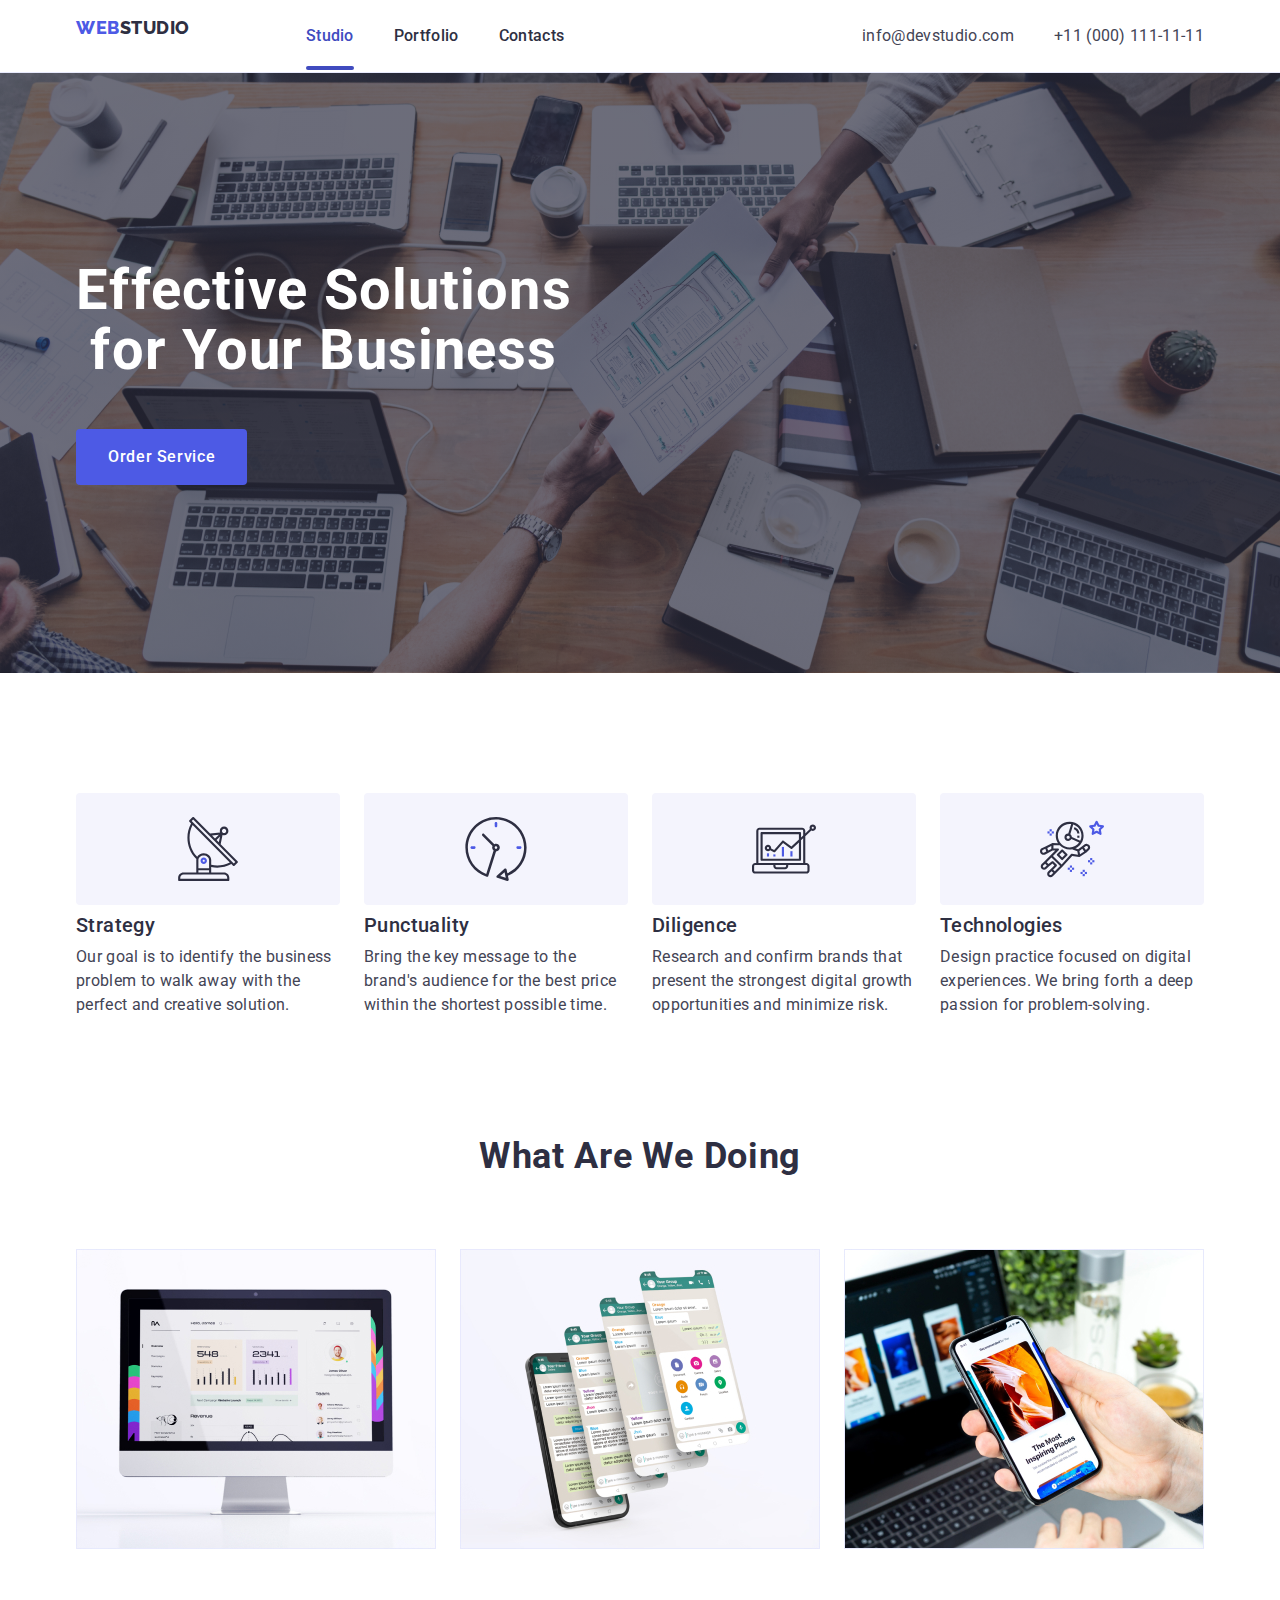
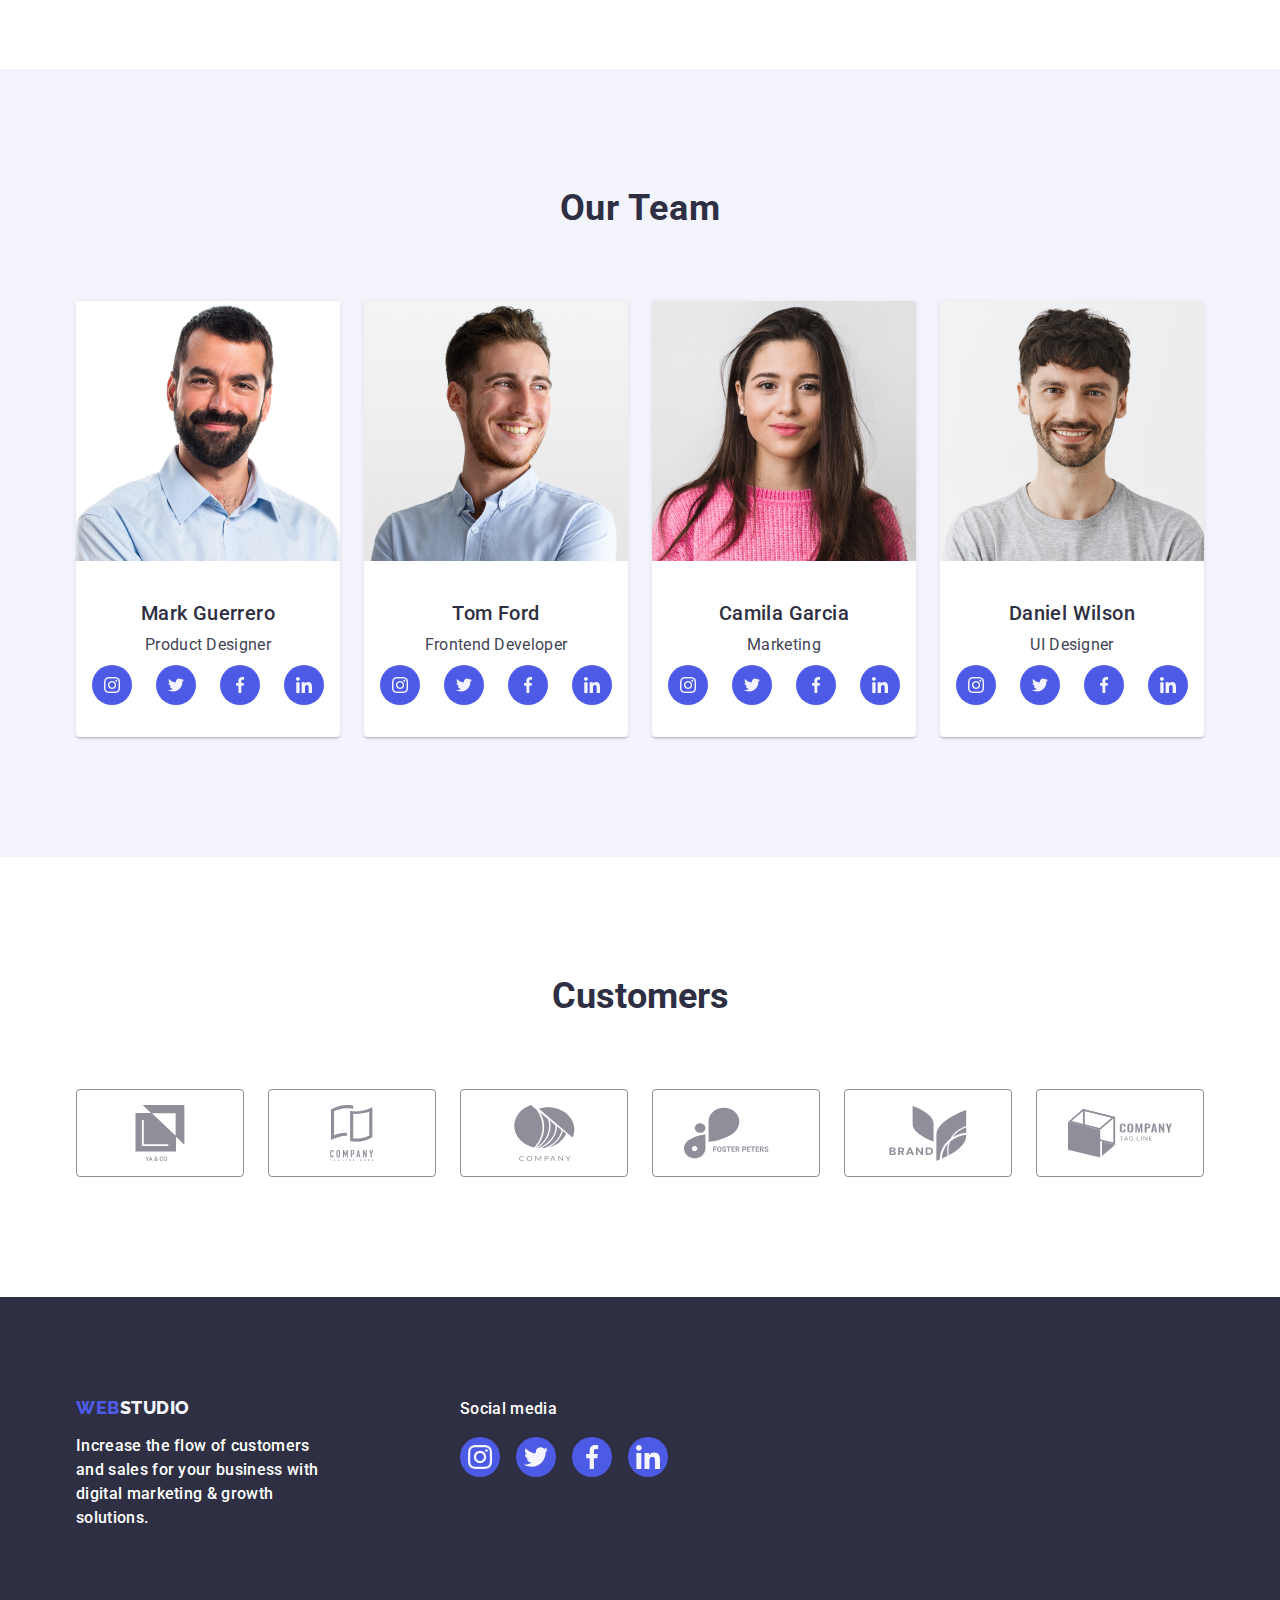
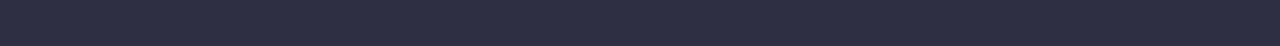
<file: index.html>
<!DOCTYPE html>
<html lang="en">
  <head>
    <meta charset="UTF-8" />
    <meta http-equiv="X-UA-Compatible" content="IE=edge" />
    <meta name="viewport" content="width=device-width, initial-scale=1.0" />
    <title>Document</title>
    <link rel="preconnect" href="https://fonts.googleapis.com" />
    <link rel="preconnect" href="https://fonts.gstatic.com" crossorigin />
    <link
      href="https://fonts.googleapis.com/css2?family=Raleway:wght@800&family=Roboto:wght@400;500;700&display=swap"
      rel="stylesheet"
    />
    <link
      href="https://cdnjs.cloudflare.com/ajax/libs/modern-normalize/1.0.0/modern-normalize.min.css"
      rel="stylesheet"
    />
    <link rel="stylesheet" href="./css/styles.css" />
  </head>
  <body class="main-body">
    <!-- HEADER -->
    <header class="main-header">
      <div class="header-container container">
        <nav class="navigation">
          <a class="logotype link" href="./index.html"
            >Web<span class="logo-part">Studio</span></a
          >
          <ul class="menu list">
            <li class="menu-item">
              <a class="menu-link link menu-link-js" href="./index.html"
                >Studio</a
              >
            </li>
            <li class="menu-item">
              <a class="menu-link link" href="./portfolio.html">Portfolio</a>
            </li>
            <li class="menu-item">
              <a class="menu-link link" href="">Contacts</a>
            </li>
          </ul>
        </nav>
        <address class="main-address">
          <ul class="list">
            <li class="menu-item">
              <a
                class="header-link link header-link-js"
                href="mailto:info@devstudio.com"
                >info@devstudio.com</a
              >
            </li>
            <li class="menu-item">
              <a
                class="header-link link header-link-js"
                href="tel:+110001111111"
                >+11 (000) 111-11-11</a
              >
            </li>
          </ul>
        </address>
      </div>
    </header>
    <main>
      <!-- MAIN SECTION 1 -->
      <section class="sec-main">
        <div class="container">
          
            <h1 class="main-page-hero">
              Effective Solutions for Your Business
            </h1>
            <button data-modal-open class="modal-btn" type="button">Order Service</button>
          
        </div>
      </section>
      <!-- MAIN SECTION 2 -->
      <section class="second-sec-main">
        <div class="container">
          <h2 class="strengths" hidden>Our Advantages</h2>
          <ul class="list-sec-second">
            <li class="list-item-sec-second">
              <div class="svg-pic">
                <svg class="svg-pic-atr" width="64" height="64">
                  <use href="./images/symbol-defs.svg#icon-antenna-1"></use>
                </svg>
              </div>
              <h3 class="small-tittle">Strategy</h3>
              <p class="small-tittle-text">
                Our goal is to identify the business problem to walk away with
                the perfect and creative solution.
              </p>
            </li>
            <li class="list-item-sec-second">
              <div class="svg-pic">
                <svg class="svg-pic-atr" width="64" height="64">
                  <use href="./images/symbol-defs.svg#icon-clock-1"></use>
                </svg>
              </div>
              <h3 class="small-tittle">Punctuality</h3>
              <p class="small-tittle-text">
                Bring the key message to the brand's audience for the best price
                within the shortest possible time.
              </p>
            </li>
            <li class="list-item-sec-second">
              <div class="svg-pic">
                <svg class="svg-pic-atr" width="64" height="64">
                  <use href="./images/symbol-defs.svg#icon-diagram-1"></use>
                </svg>
              </div>
              <h3 class="small-tittle">Diligence</h3>
              <p class="small-tittle-text">
                Research and confirm brands that present the strongest digital
                growth opportunities and minimize risk.
              </p>
            </li>
            <li class="list-item-sec-second">
              <div class="svg-pic">
                <svg class="svg-pic-atr" width="64" height="64">
                  <use href="./images/symbol-defs.svg#icon-astronaut-1"></use>
                </svg>
              </div>
              <h3 class="small-tittle">Technologies</h3>
              <p class="small-tittle-text">
                Design practice focused on digital experiences. We bring forth a
                deep passion for problem-solving.
              </p>
            </li>
          </ul>
        </div>
      </section>
      <!-- MAIN SECTION 3 -->
      <section class="third-sec-main">
        <div class="container">
          <h2 class="section-tittle">What are we doing</h2>
          <ul class="list-sec-third">
            <li class="section-pic">
              <img src="./images/img1.jpg" alt="monitor-photo" width="360" />
            </li>
            <li class="section-pic">
              <img src="./images/img2.jpg" alt="phone-photo" width="360" />
            </li>
            <li class="section-pic">
              <img src="./images/img3.jpg" alt="screen-photo" width="360" />
            </li>
          </ul>
        </div>
      </section>
      <!-- MAIN SECTION 4 -->
      <section class="team-sec">
        <div class="container">
          <h2 class="team-tittle">Our Team</h2>
          <ul class="list-last-sec">
            <li class="list-item-last-sec">
              <img
                src="./images/mark_guerrero.jpg"
                alt="mark-photo"
                width="264"
              />
              <div class="team-container">
                <h3 class="small-tittle-team">Mark Guerrero</h3>
                <p class="team-description">Product Designer</p>
                <ul class="social-list">
                  <li class="social-list-item">
                    <a href="" class="social-list-link">
                      <svg class="social-list-icon" width="16" height="16">
                        <use
                          href="./images/symbol-defs1.svg#icon-instagram2"
                        ></use>
                      </svg>
                    </a>
                  </li>
                  <li class="social-list-item">
                    <a href="" class="social-list-link">
                      <svg class="social-list-icon" width="16" height="16">
                        <use
                          href="./images/symbol-defs1.svg#icon-twitter1"
                        ></use>
                      </svg>
                    </a>
                  </li>
                  <li class="social-list-item">
                    <a href="" class="social-list-link">
                      <svg class="social-list-icon" width="16" height="16">
                        <use
                          href="./images/symbol-defs1.svg#icon-facebook1"
                        ></use>
                      </svg>
                    </a>
                  </li>
                  <li class="social-list-item">
                    <a href="" class="social-list-link">
                      <svg class="social-list-icon" width="16" height="16">
                        <use
                          href="./images/symbol-defs1.svg#icon-linkedin1"
                        ></use>
                      </svg>
                    </a>
                  </li>
                </ul>
              </div>
            </li>
            <li class="list-item-last-sec">
              <img src="./images/tom_ford.jpg" alt="tom-photo" width="264" />
              <div class="team-container">
                <h3 class="small-tittle-team">Tom Ford</h3>
                <p class="team-description">Frontend Developer</p>
                <ul class="social-list">
                  <li class="social-list-item">
                    <a href="" class="social-list-link">
                      <svg class="social-list-icon" width="16" height="16">
                        <use
                          href="./images/symbol-defs1.svg#icon-instagram2"
                        ></use>
                      </svg>
                    </a>
                  </li>
                  <li class="social-list-item">
                    <a href="" class="social-list-link">
                      <svg class="social-list-icon" width="16" height="16">
                        <use
                          href="./images/symbol-defs1.svg#icon-twitter1"
                        ></use>
                      </svg>
                    </a>
                  </li>
                  <li class="social-list-item">
                    <a href="" class="social-list-link">
                      <svg class="social-list-icon" width="16" height="16">
                        <use
                          href="./images/symbol-defs1.svg#icon-facebook1"
                        ></use>
                      </svg>
                    </a>
                  </li>
                  <li class="social-list-item">
                    <a href="" class="social-list-link">
                      <svg class="social-list-icon" width="16" height="16">
                        <use
                          href="./images/symbol-defs1.svg#icon-linkedin1"
                        ></use>
                      </svg>
                    </a>
                  </li>
                </ul>
              </div>
            </li>
            <li class="list-item-last-sec">
              <img
                src="./images/camila_garcia.jpg"
                alt="camila-photo"
                width="264"
              />
              <div class="team-container">
                <h3 class="small-tittle-team">Camila Garcia</h3>
                <p class="team-description">Marketing</p>
                <ul class="social-list">
                  <li class="social-list-item">
                    <a href="" class="social-list-link">
                      <svg class="social-list-icon" width="16" height="16">
                        <use
                          href="./images/symbol-defs1.svg#icon-instagram2"
                        ></use>
                      </svg>
                    </a>
                  </li>
                  <li class="social-list-item">
                    <a href="" class="social-list-link">
                      <svg class="social-list-icon" width="16" height="16">
                        <use
                          href="./images/symbol-defs1.svg#icon-twitter1"
                        ></use>
                      </svg>
                    </a>
                  </li>
                  <li class="social-list-item">
                    <a href="" class="social-list-link">
                      <svg class="social-list-icon" width="16" height="16">
                        <use
                          href="./images/symbol-defs1.svg#icon-facebook1"
                        ></use>
                      </svg>
                    </a>
                  </li>
                  <li class="social-list-item">
                    <a href="" class="social-list-link">
                      <svg class="social-list-icon" width="16" height="16">
                        <use
                          href="./images/symbol-defs1.svg#icon-linkedin1"
                        ></use>
                      </svg>
                    </a>
                  </li>
                </ul>
              </div>
            </li>
            <li class="list-item-last-sec">
              <img
                src="./images/daniel_wilson.jpg"
                alt="daniel-photo"
                width="264"
              />
              <div class="team-container">
                <h3 class="small-tittle-team">Daniel Wilson</h3>
                <p class="team-description">UI Designer</p>
                <ul class="social-list">
                  <li class="social-list-item">
                    <a href="" class="social-list-link">
                      <svg class="social-list-icon" width="16" height="16">
                        <use
                          href="./images/symbol-defs1.svg#icon-instagram2"
                        ></use>
                      </svg>
                    </a>
                  </li>
                  <li class="social-list-item">
                    <a href="" class="social-list-link">
                      <svg class="social-list-icon" width="16" height="16">
                        <use
                          href="./images/symbol-defs1.svg#icon-twitter1"
                        ></use>
                      </svg>
                    </a>
                  </li>
                  <li class="social-list-item">
                    <a href="" class="social-list-link">
                      <svg class="social-list-icon" width="16" height="16">
                        <use
                          href="./images/symbol-defs1.svg#icon-facebook1"
                        ></use>
                      </svg>
                    </a>
                  </li>
                  <li class="social-list-item">
                    <a href="" class="social-list-link">
                      <svg class="social-list-icon" width="16" height="16">
                        <use
                          href="./images/symbol-defs1.svg#icon-linkedin1"
                        ></use>
                      </svg>
                    </a>
                  </li>
                </ul>
              </div>
            </li>
          </ul>
        </div>
      </section>
      <!-- Main Section 5 -->
      <section class="sec-customer">
        <div class="container">
          <h2 class="sec-customer-tittle">Customers</h2>
          <ul class="customer-list">
            <li class="customer-list-item">
              <a href="" class="customer-link">
                <svg class="customer-pic" width="104" height="56">
                  <use href="./images/symbol-defs2.svg#icon-group1"></use>
                </svg>
              </a>
            </li>
            <li class="customer-list-item">
              <a href="" class="customer-link">
                <svg class="customer-pic" width="104" height="56">
                  <use href="./images/symbol-defs2.svg#icon-group2"></use>
                </svg>
              </a>
            </li>
            <li class="customer-list-item">
              <a href="" class="customer-link">
                <svg class="customer-pic" width="104" height="56">
                  <use href="./images/symbol-defs2.svg#icon-group3"></use>
                </svg>
              </a>
            </li>
            <li class="customer-list-item">
              <a href="" class="customer-link">
                <svg class="customer-pic" width="104" height="56">
                  <use href="./images/symbol-defs2.svg#icon-group4"></use>
                </svg>
              </a>
            </li>
            <li class="customer-list-item">
              <a href="" class="customer-link">
                <svg class="customer-pic" width="104" height="56">
                  <use href="./images/symbol-defs2.svg#icon-group5"></use>
                </svg>
              </a>
            </li>
            <li class="customer-list-item">
              <a href="" class="customer-link">
                <svg class="customer-pic" width="104" height="56">
                  <use href="./images/symbol-defs2.svg#icon-group6"></use>
                </svg>
              </a>
            </li>
          </ul>
        </div>
      </section>
    </main>
    <!-- FOOTER -->
    <footer class="footer-sec">
      <div class="container-footer">
        <div class="logo-wrapper">
          <a class="link logotype" href="./index.html"
            >Web<span class="logo-part-footer">Studio</span></a
          >
          <p class="footer-desc">
            Increase the flow of customers and sales for your business with
            digital marketing & growth solutions.
          </p>
        </div>
        <div class="social-container">
          <p class="footer-desc">Social media</p>
          <ul class="footer-list">
            <li class="footer-list-item">
              <a href="" class="social-list-link-footer">
                <svg class="social-list-icon" width="24" height="24">
                  <use href="./images/symbol-defs1.svg#icon-instagram2"></use>
                </svg>
              </a>
            </li>
            <li class="footer-list-item">
              <a href="" class="social-list-link-footer">
                <svg class="social-list-icon" width="24" height="24">
                  <use href="./images/symbol-defs1.svg#icon-twitter1"></use>
                </svg>
              </a>
            </li>
            <li class="footer-list-item">
              <a href="" class="social-list-link-footer">
                <svg class="social-list-icon" width="24" height="24">
                  <use href="./images/symbol-defs1.svg#icon-facebook1"></use>
                </svg>
              </a>
            </li>
            <li class="footer-list-item">
              <a href="" class="social-list-link-footer">
                <svg class="social-list-icon" width="24" height="24">
                  <use href="./images/symbol-defs1.svg#icon-linkedin1"></use>
                </svg>
              </a>
            </li>
          </ul>
        </div>
      </div>
    </footer>
    <div class="backdrop is-hidden" data-modal>
      <div class="modal">
        <button type="button" class="modal-close" data-modal-close>
          <svg class="modal-close-icon" width="8" height="8" >
            <use href="./images/symbol-defs1.svg#icon-close-black"></use>
          </svg>
        </button>
      </div>
    </div>
    <script src="./js/modal.js"></script>
  </body>
</html>
</file>
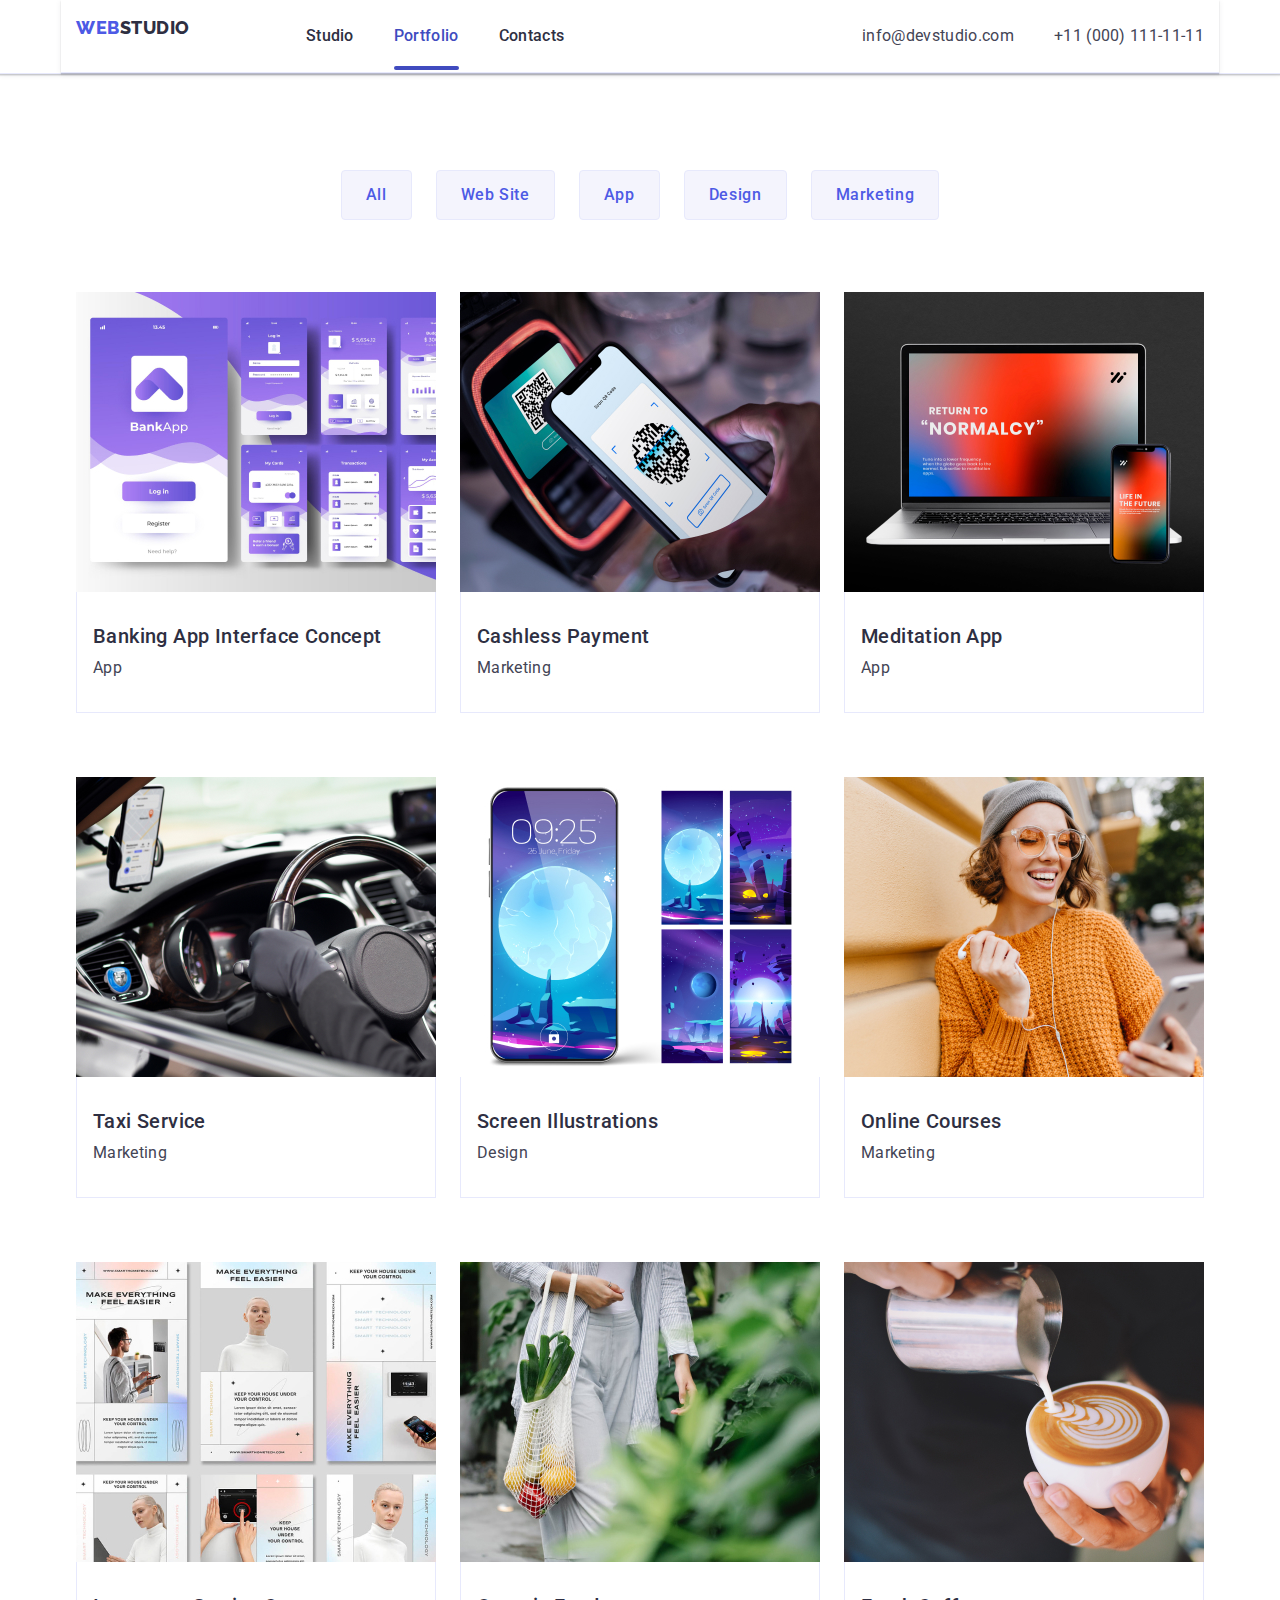
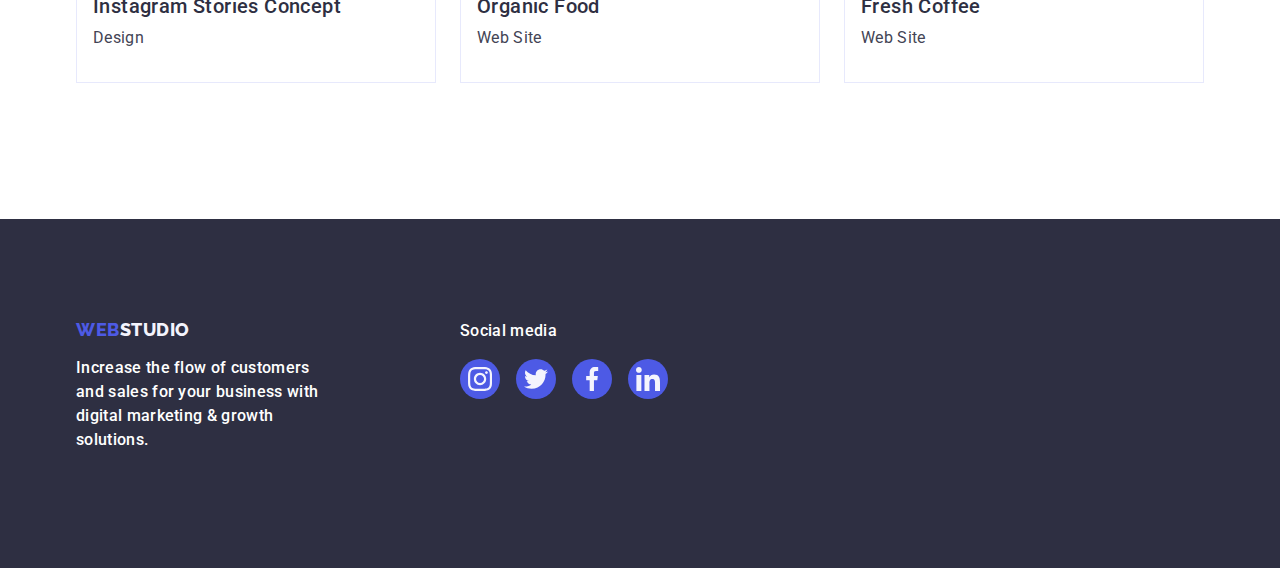
<file: portfolio.html>
<!DOCTYPE html>
<html lang="en">
  <head>
    <meta charset="UTF-8" />
    <meta http-equiv="X-UA-Compatible" content="IE=edge" />
    <meta name="viewport" content="width=device-width, initial-scale=1.0" />
    <title>Document</title>
    <link rel="preconnect" href="https://fonts.googleapis.com" />
    <link rel="preconnect" href="https://fonts.gstatic.com" crossorigin />
    <link
      href="https://fonts.googleapis.com/css2?family=Raleway:wght@800&family=Roboto:wght@400;500;700&display=swap"
      rel="stylesheet"
    />
    <link href="https://cdnjs.cloudflare.com/ajax/libs/modern-normalize/1.0.0/modern-normalize.min.css"
    rel="stylesheet"
    />
    <link rel="stylesheet" href="./css/styles.css" />
  </head>
  <body class="portfolio-body">
    <header class="main-header">
      <div class="main-header container">
      <nav class="navigation">
        <a class="logotype link" href="./index.html"
          >Web<span class="logo-part">Studio</span></a
        >
        <ul class="babas-menu">
          <li class="menu-item">
            <a class="menu-link link " href="./index.html">Studio</a>
          </li>
          <li class="menu-item">
            <a class="menu-link link menu-link-babas" href="./portfolio.html">Portfolio</a>
          </li>
          <li class="menu-item">
            <a class="menu-link link" href="">Contacts</a>
          </li>
        </ul>
      </nav>
      <address class="main-address">
        <ul class="list">
          <li class="menu-item">
            <a class="header-link link" href="mailto:info@devstudio.com"
              >info@devstudio.com</a
            >
          </li>
          <li class="menu-item">
            <a class="header-link link" href="tel:+110001111111"
              >+11 (000) 111-11-11</a
            >
          </li>
        </ul>
      </address>
    </div>
    </header>
    <main>
      <section class="main-sec-content">
        <div class="container">
        <h1 hidden>Buttons</h1>
        <ul class="main-sec-list">
          <li><button class="sec-button" type="button">All</button></li>
          <li><button class="sec-button" type="button">Web Site</button></li>
          <li><button class="sec-button" type="button">App</button></li>
          <li><button class="sec-button" type="button">Design</button></li>
          <li><button class="sec-button" type="button">Marketing</button></li>
        </ul>
        <ul class="list-babas">
          <li class="list-item-port">
            <a class="link link-portfolio" href="">
              <div class="port-image">
              <img src="./images/img4.jpg" alt="banking-app" width="360"/>
              <p class="par-portfolio">14 Stylish and User-Friendly App Design Concepts · Task Manager App · Calorie Tracker App · Exotic Fruit Ecommerce App · Cloud Storage App</p>
            </div>
              <div class="babas">
              <h2 class="tittle-main-port">Banking App Interface Concept</h2>
              <p class="par-main-port">App</p>
            </div>
            </a>
          </li>

          <li class="list-item-port">
            <a class="link link-portfolio" href="">
              <div class="port-image"> 
              <img src="./images/img5.jpg" alt="payment-app" width="360" />
              <p class="par-portfolio">14 Stylish and User-Friendly App Design Concepts · Task Manager App · Calorie Tracker App · Exotic Fruit Ecommerce App · Cloud Storage App</p>
            </div>
              <div class="babas">
              <h2 class="tittle-main-port">Cashless Payment</h2>
              <p class="par-main-port">Marketing</p>
            </div>
            </a>
          </li>
          <li class="list-item-port">
            <a class="link link-portfolio" href="">
              <div class="port-image">
              <img src="./images/img6.jpg" alt="meditation-app" width="360" />
              <p class="par-portfolio">14 Stylish and User-Friendly App Design Concepts · Task Manager App · Calorie Tracker App · Exotic Fruit Ecommerce App · Cloud Storage App</p>
              </div>
              <div class="babas">
              <h2 class="tittle-main-port">Meditation App</h2>
              <p class="par-main-port">App</p>
            </div>
            </a>
          </li>
          <li class="list-item-port">
            <a class="link link-portfolio" href="">
              <div class="port-image">
            <img src="./images/img7.jpg" alt="taxi-app" width="360" />
            <p class="par-portfolio">14 Stylish and User-Friendly App Design Concepts · Task Manager App · Calorie Tracker App · Exotic Fruit Ecommerce App · Cloud Storage App</p>
            </div>
            <div class="babas">
            <h2 class="tittle-main-port">Taxi Service</h2>
            <p class="par-main-port">Marketing</p>
          </div>
          </a>
          </li>

          <li class="list-item-port">
            <a class="link link-portfolio" href="">
              <div class="port-image">
            <img src="./images/img8.jpg" alt="screen" width="360" />
            <p class="par-portfolio">14 Stylish and User-Friendly App Design Concepts · Task Manager App · Calorie Tracker App · Exotic Fruit Ecommerce App · Cloud Storage App</p>
            </div>
            <div class="babas">
            <h2 class="tittle-main-port">Screen Illustrations</h2>
            <p class="par-main-port">Design</p>
          </div>
          </a>
          </li>
          <li class="list-item-port">
            <a class="link link-portfolio" href="">
              <div class="port-image">
            <img src="./images/img9.jpg" alt="courses" width="360" />
            <p class="par-portfolio">14 Stylish and User-Friendly App Design Concepts · Task Manager App · Calorie Tracker App · Exotic Fruit Ecommerce App · Cloud Storage App</p>
            </div>
            <div class="babas">
            <h2 class="tittle-main-port">Online Courses</h2>
            <p class="par-main-port">Marketing</p>
          </div>
          </a>
          </li>
          <li class="list-item-port">
            <a class="link link-portfolio" href="">
              <div class="port-image">
            <img src="./images/img10.jpg" alt="instastories" width="360" />
            <p class="par-portfolio">14 Stylish and User-Friendly App Design Concepts · Task Manager App · Calorie Tracker App · Exotic Fruit Ecommerce App · Cloud Storage App</p>
            </div>
            <div class="babas">
            <h2 class="tittle-main-port">Instagram Stories Concept</h2>
            <p class="par-main-port">Design</p>
          </div>
          </a>
          </li>
          <li class="list-item-port">
            <a class="link link-portfolio" href="">
              <div class="port-image">
            <img src="./images/img11.jpg" alt="food" width="360" />
            <p class="par-portfolio">14 Stylish and User-Friendly App Design Concepts · Task Manager App · Calorie Tracker App · Exotic Fruit Ecommerce App · Cloud Storage App</p>
            </div>
            <div class="babas">
            <h2 class="tittle-main-port">Organic Food</h2>
            <p class="par-main-port">Web Site</p>
          </div>
          </a>
          </li>
          <li class="list-item-port">
            <a class="link link-portfolio" href="">
              <div class="port-image">
            <img src="./images/img12.jpg" alt="coffee" width="360" />
            <p class="par-portfolio">14 Stylish and User-Friendly App Design Concepts · Task Manager App · Calorie Tracker App · Exotic Fruit Ecommerce App · Cloud Storage App</p>
            </div>
            <div class="babas">
            <h2 class="tittle-main-port">Fresh Coffee</h2>
            <p class="par-main-port">Web Site</p>
          </div>
          </a>
          </li>
        </ul>
      </div>
      </section>
    </main>

    <footer class="footer-sec">
      <div class="container-footer">
        <div class="logo-wrapper">
          <a class="link logotype" href="./index.html"
            >Web<span class="logo-part-footer">Studio</span></a
          >
          <p class="footer-desc">
            Increase the flow of customers and sales for your business with
            digital marketing & growth solutions.
          </p>
          </div>
          <div class="social-container">
            <p class="footer-desc">Social media</p>
            <ul class="footer-list">
              <li class="footer-list-item">
                <a href="" class="social-list-link-footer">
                  <svg class="social-list-icon" width="24" height="24">
                    <use href="./images/symbol-defs1.svg#icon-instagram2"></use>
                  </svg>
                </a>
              </li>
              <li class="footer-list-item">
                <a href="" class="social-list-link-footer">
                  <svg class="social-list-icon" width="24" height="24">
                    <use href="./images/symbol-defs1.svg#icon-twitter1"></use>
                  </svg>
                </a>
              </li>
              <li class="footer-list-item">
                <a href="" class="social-list-link-footer">
                  <svg class="social-list-icon" width="24" height="24">
                    <use href="./images/symbol-defs1.svg#icon-facebook1"></use>
                  </svg>
                </a>
              </li>
              <li class="footer-list-item">
                <a href="" class="social-list-link-footer">
                  <svg class="social-list-icon" width="24" height="24">
                    <use href="./images/symbol-defs1.svg#icon-linkedin1"></use>
                  </svg>
                </a>
              </li>
            </ul>
          </div>
        </div>
    </footer>
  </body>
</html>
</file>
<file: css/styles.css>
*{margin:0; 
  padding:0;}

:root

.main-header{
    border-bottom: 1px solid #e7e9fc;
    display: flex;
    justify-content: space-between;
    align-items: center; 
    box-shadow:0px 2px 1px rgba(46, 47, 66, 0.08), 0px 1px 1px rgba(46, 47, 66, 0.16), 0px 1px 6px rgba(46, 47, 66, 0.08);
}

.container{
    width: 1158px;
    margin: 0 auto;
    padding: 0 15px;
}

.header-container{
    display:flex;
    justify-content: space-between;
    align-items: center;
}

li{list-style-type:none;}

.navigation{
    display: flex;
    align-items: center;
    gap: 40px
}


.menu{
    display: flex;
    gap: 40px;
    padding: 0;
}



.main-body{
    font-family:Roboto, sans-serif;
    color: #434455;
    background-color: #FFFFFF;
}

.link{
    text-decoration: none;
    margin-bottom: 16px;
}


.link-portfolio{
    display: block;
    transition: box-shadow 250ms cubic-bezier(0.4, 0, 0.2, 1);
}

.link-portfolio:hover{
    box-shadow:  0px 1px 6px rgba(46, 47, 66, 0.08), 0px 1px 1px rgba(46, 47, 66, 0.16), 0px 2px 1px rgba(46, 47, 66, 0.08);
}

.link-portfolio:focus{
    box-shadow:  0px 1px 6px rgba(46, 47, 66, 0.08), 0px 1px 1px rgba(46, 47, 66, 0.16), 0px 2px 1px rgba(46, 47, 66, 0.08);
}

img{display:block;}

.logotype {
font-family: 'Raleway', sans-serif;
font-style: normal;
font-weight: 800;
font-size: 18px;
line-height: 1.17;
letter-spacing: 0.03em;
display: flex;
flex-direction: row;
align-items: center;
padding: 0px;
color: #4d5ae5; 
text-transform: uppercase;
margin-right: 76px;
display: inline-block;
}


.logo-part{
   color:#2e2f42; 
}



.list{
    display: flex;
    flex-wrap: wrap;
    gap: 40px;
}

.list-sec-second{
    display: flex;
    gap: 24px;
}

.list-sec-third{
    display: flex;
    gap: 24px;
}

.list-last-sec{
    display: flex;
    gap: 24px;
    flex-wrap: wrap;
}

.list-item-sec-second{
    flex-basis: calc((100% - 3 * 24px) / 4);
}

.main-address{
font-style: normal;
}


.menu-item :hover{
color: #404bbf;
}


.menu-item :focus{
    color: #404bbf;
    }

.menu-item{
    padding: 24px 0;
}


.menu-link{
font-family: 'Roboto', sans-serif;
font-style: normal;
font-weight: 500;
font-size: 16px;
line-height: 24px;
letter-spacing: 0.02em;
color: #2E2F42;
padding: 24px 0;
transition: color 250ms cubic-bezier(0.4, 0, 0.2, 1);;
}

.menu-link-babas{
    position: relative;
    color: #404bbf;
    transition:  color 250ms cubic-bezier(0.4, 0, 0.2, 1);
}

.menu-link-babas::after{
    content: '';
    position: absolute;
    left: 0;
    /* napisat bottom -28px */
    bottom: -1px;
    height: 4px;
    background-color: #404bbf;
    border-radius: 2px;
    width: 100%;
    display: block;
}


.menu-link-js{
    position: relative; 
    color: #404bbf;
    transition: color 250ms cubic-bezier(0.4, 0, 0.2, 1);
}

.menu-link-js::after{
    content:'';
    position: absolute;
    left: 0;
    /* napisat bottom -28px */
    bottom: -1px;
    height: 4px;
    background-color: #404bbf;
    border-radius: 2px;
    width: 100%;
    display: block;
    transition: color 250ms cubic-bezier(0.4, 0, 0.2, 1);
}

.header-link-js{
    transition: color 250ms cubic-bezier(0.4, 0, 0.2, 1);
}


.header-link{
font-family: 'Roboto', sans-serif;
font-style: normal;
font-weight: 400;
font-size: 16px;
line-height: 24px;
letter-spacing: 0.02em;
color: #434455;
padding: 24px 0;
transition:color 250ms cubic-bezier(0.4, 0, 0.2, 1);
}


.main-page-hero{
font-family: 'Roboto', sans-serif;
font-style: normal;
font-weight: 700;
font-size: 56px;
line-height: 60px;
text-align: center;
letter-spacing: 0.02em;
line-height: 1.07;
color: #ffffff;
max-width: 496px;
margin-bottom:48px;
}


.modal-btn{
background-color: #4D5AE5;
font-family: 'Roboto', sans-serif;
font-style: normal;
font-weight: 500;
font-size: 16px;
line-height: 1.5;
min-width: 169px;
display: block;
align-items: center;
letter-spacing: 0.04em;
color: #FFFFFF;
padding: 16px 32px;
gap: 10px;
cursor: pointer;
height: 56px;
border: none;
background-color:#4d5ae5;
border-radius: 4px;
transition: background-color 250ms cubic-bezier(0.4, 0, 0.2, 1);
}



.small-tittle{
font-family: 'Roboto', sans-serif;
font-style: normal;
font-weight: 500;
font-size: 20px;
line-height: 24px;
letter-spacing: 0.02em;
color: #2E2F42;
margin: 8px 0;
text-align: left;
}

.small-tittle-team{
    font-family: 'Roboto', sans-serif;
font-style: normal;
font-weight: 500;
font-size: 20px;
line-height: 24px;
letter-spacing: 0.02em;
color: #2E2F42;
margin: 8px 0;
text-align: center;
}


.small-tittle-text{
font-family: 'Roboto', sans-serif;
font-style: normal;
font-weight: 400;
font-size: 16px;
line-height: 24px;
letter-spacing: 0.02em;
color: #434455;
}


.section-tittle{
font-family: 'Roboto', sans-serif;
font-style: normal;
font-weight: 700;
font-size: 36px;
line-height: 1.11;
text-align: center;
letter-spacing: 0.02em;
text-transform: capitalize;
color: #2E2F42;
margin-bottom: 72px;
}

.section-pic{
    width: calc((100% - 48px) / 3);
}

.third-sec-main{
    padding-bottom: 120px;

}


.sec-main{
    padding: 188px 0;
    background-image:linear-gradient(rgba(46, 47, 66, 0.7), rgba(46, 47, 66, 0.7)), url(../images/people-office2.jpg);
    background-repeat: no-repeat;
    background-position: center;
    background-size: cover;
}


.second-sec-main{
    padding: 120px 0;
}

.modal-btn:hover{
    background-color: #404bbf;
}

.modal-btn:focus{
    background-color: #404bbf;
}


.team-sec{
    background-color: #F4F4FD;
    padding: 120px 0;
}


.team-tittle{
    font-size: 36px;
    line-height: 1.11;
    text-align: center;
    letter-spacing: 0.02em;
    text-transform: capitalize;
    color:#2e2f42;
    margin-bottom: 72px; 
}


/* .team-subTittle{
font-family: 'Roboto', sans-serif;
font-style: normal;
font-weight: 500;
font-size: 20px;
line-height: 24px;
letter-spacing: 0.02em;
color: #2e2f42;
} */


.team-description{
font-family: 'Roboto', sans-serif;
font-style: normal;
font-weight: 400;
font-size: 16px;
line-height: 24px;
letter-spacing: 0.02em;
text-align: center;
}

.team-container{
    padding: 32px 16px;
}


.list-item{
    background-color: #FFFFFF;
    width: calc((100% - 72px) / 4);
    border-radius: 0px 0px 4px 4px;
}


.footer-sec{
    background-color: #2E2F42;
    padding: 100px 0;
}


.footer-desc{
font-family: 'Roboto', sans-serif;
font-style: normal;
font-weight: 400;
font-size: 16px;
line-height: 24px;
letter-spacing: 0.02em;
color: #F4F4FD;
max-width: 264px;
}


.logo-part-footer{
    color: #f4f4fd;
}


.portfolio-body{
    font-family: "Roboto", sans-serif;
    color: #434455;
}


.sec-button{
    font-family: "Roboto", sans-serif;
    font-weight: 500;
    font-size: 16px;
    line-height: 1.5;
    letter-spacing: 0.04em;
    color: #4d5ae5;
    background-color: #F4F4FD;
    cursor: pointer;
    padding: 12px 24px;
    border: 1px solid #e7e9fc;
    border-radius: 4px;
    transition: color 250ms cubic-bezier(0.4, 0, 0.2, 1), background-color 250ms cubic-bezier(0.4, 0, 0.2, 1), border-color 250ms cubic-bezier(0.4, 0, 0.2, 1), box-shadow 250ms cubic-bezier(0.4, 0, 0.2, 1);
}


.sec-button:hover {
    color: #FFFFFF;
    background-color: #404BBF;
    border: 1px solid transparent;
    box-shadow: 0px 3px 1px rgba(0, 0, 0, 0.1), 0px 2px 1px rgba(0, 0, 0, 0.08), 0px 2px 2px rgba(0, 0, 0, 0.12);
  }
  
  .sec-button:focus {
    color: #FFFFFF;
    background-color: #404BBF;
    border: 1px solid transparent;
    box-shadow: 0px 3px 1px rgba(0, 0, 0, 0.1), 0px 2px 1px rgba(0, 0, 0, 0.08), 0px 2px 2px rgba(0, 0, 0, 0.12);
  }



.footer-text{
    color: #F4F4FD;
}


.tittle-main-port{
    font-weight: 500;
    font-size: 20px;
    line-height: 1.2;
    letter-spacing: 0.02em;
    color: #2e2f42;
    margin-bottom:8px;
}


.par-main-port{
    font-size: 16px;
    line-height: 1.5;
    letter-spacing: 0.02em;
    color: #434455;
}


.main-sec{
    padding: 96px 0 120px;
}


.main-sec-list{
    display: flex;
    justify-content: center;
    gap: 24px;
    margin-bottom: 72px;
}


.main-sec-content{
    padding: 96px 0 120px;
}


.babas{
  padding: 32px 16px;
  border: 1px solid #e7e9fc;
  border-top: none; 
}


.babas-menu{
    display: flex;
    flex-wrap: wrap;
    gap: 40px;
    
}


.list-babas{
    display: flex;
    flex-wrap: wrap;
    column-gap: 24px;
    row-gap: 48px;
}


.div-babas {
    display: flex;
    flex-direction: column;
    align-items: center;
}



.svg-pic{
    display: flex;
    align-items: center;
    justify-content: center;
    height: 112px;
    background-color: #f4f4fd;
    border-radius: 4px;
    margin-bottom: 8px;
}

.svg-pic-atr{
    width: 64px;
    height: 64px;
}

.list-item-last-sec{
    box-shadow: 0px 1px 6px rgba(46, 47, 66, 0.08), 0px 1px 1px rgba(46, 47, 66, 0.16), 0px 2px 1px rgba(46, 47, 66, 0.08);
    border-radius:0px 0px 4px 4px;
    background-color: white;
}

.social-list{
    display: flex;
    justify-content: center;
    gap: 24px;
    margin-top: 8px;
}

.social-list-item{
    width: 40px;
    height: 40px;
}

.social-list-link{
    width: 100%;
    height: 100%;
    background-color:#4d5ae5;
    border-radius:50%;
    display: flex;
    align-items: center;
    justify-content: center;
    transition: background-color 250ms cubic-bezier(0.4, 0, 0.2, 1);;
}

.social-list-link:hover,
.social-list-link:focus{
    background-color: #404bbf;
}


.social-list-icon{
    fill:#f4f4fd;
}


.sec-customer{
    padding-top: 120px;
    padding-bottom: 120px;
}


.sec-customer-tittle{
    font-size: 36px;
    line-height: 1.11;
    color: #2E2F42;
    margin-bottom: 72px;
    text-align:center;
}


.customer-list{
    display:flex;
    gap: 24px;
}

.customer-list-item{
    width: calc((100% - 120px) / 6);
    height:88px;
}

.customer-link{
    width: 100%;
    height:100%;
    border: 1px solid #8e8f99;
    border-radius:4px;
    display: flex;
    align-items: center;
    justify-content:center;
    color:#8e8f99;
    transition: border-color 250ms cubic-bezier(0.4, 0, 0.2, 1), color 250ms cubic-bezier(0.4, 0, 0.2, 1);
}

.customer-link:hover,
.customer-link:focus{
    border-color: #404bbf; 
    color:#404bbf ;
}

.customer-link:hover .customer-pic{
fill:#404bbf;
}


.customer-pic{
    fill: currentColor;
}


.container-footer{
    width: 1158px;
    margin: 0 auto;
    padding: 0 15px;
}


.container-footer{
    display:flex;
    align-items: baseline;
}

.logo-wrapper{
    margin-right: 120px;
}

.footer-desc{
    font-weight: 500;
    font-size: 16px;
    line-height: 1.5;
    letter-spacing: 0.02em;
    color: #FFFFFF;
    margin-bottom: 16px;
}


.footer-list{
    display: flex;
    gap:16px;
}


.footer-list-item{
    width: 40px;
    height:40px;
}



.social-list-link-footer{
    width: 100%;
    height: 100%;
    background-color:#4d5ae5;
    border-radius:50%;
    display: flex;
    align-items: center;
    justify-content: center;
    transition: background-color 250ms cubic-bezier(0.4, 0, 0.2, 1);
}

.social-list-link-footer:hover{
    background-color: #31d0aa;
}

.social-list-link-footer:focus{
    background-color: #31d0aa;
}

.is-hidden{
    visibility: hidden;
    opacity: 0;
    pointer-events: none;
}

.backdrop{
   position: fixed;
   width: 100%;
   height: 100%;
   top: 0;
   left: 0;
   background-color: rgba(46, 47, 66, 0.4);
   transition: opacity 250ms cubic-bezier(0.4, 0, 0.2, 1), visibility 250ms cubic-bezier(0.4, 0, 0.2, 1);
}

.modal{
    position: absolute;
  top: 50%;
  left: 50%;
  transform: translate(-50%, -50%) scale(1);
  width: 408px;
  min-height: 584px;
    background-color:  #fcfcfc;
    box-shadow: 0px 1px 1px rgba(0, 0, 0, 0.14), 0px 1px 3px rgba(0, 0, 0, 0.12), 0px 2px 1px rgba(0, 0, 0, 0.2);
    border-radius: 4px;
    transition: transform 250ms cubic-bezier(0.4, 0, 0.2, 1);
}


.modal-close{
    position: absolute; 
    top: 24px;
    right: 24px;
    width: 24px;
    height: 24px;
    border-radius: 50%;
    display: flex;
    align-items: center;
    justify-content: center;
    background-color: #e7e9fc;
    border: 1px solid rgba(0, 0, 0, 0.1);
    cursor: pointer;
    transition: background-color 250ms cubic-bezier(0.4, 0, 0.2, 1), border 250ms cubic-bezier(0.4, 0, 0.2, 1);
}

.modal-close:hover,
.modal-close:focus {
    background-color: #404bbf;
    border: none;
}

.modal-close:hover .modal-close-icon,
.modal-close:focus .modal-close-icon{
   fill: #FFFFFF;
}

.modal-close-icon{
    transition: fill 250ms cubic-bezier(0.4, 0, 0.2, 1);
}


.port-image{
    position: relative;
    overflow: hidden;
}

.par-portfolio{
    position: absolute;
    top: 0;
    font-size: 16px;
    line-height: 1.5;
    letter-spacing: 0.02em;
    color: #f4f4fd;
    padding: 40px 32px;
    background-color: #4d5ae5;
    height: 100%;
    width: 100%;
    transform: translateY(100%);
    transition: transform 250ms cubic-bezier(0.4, 0, 0.2, 1);
}


.link-portfolio:hover .par-portfolio{
    transform: translateY(0%);
}

.link-portfolio:focus .par-portfolio{
    transform: translateY(0%);
}
</file>
